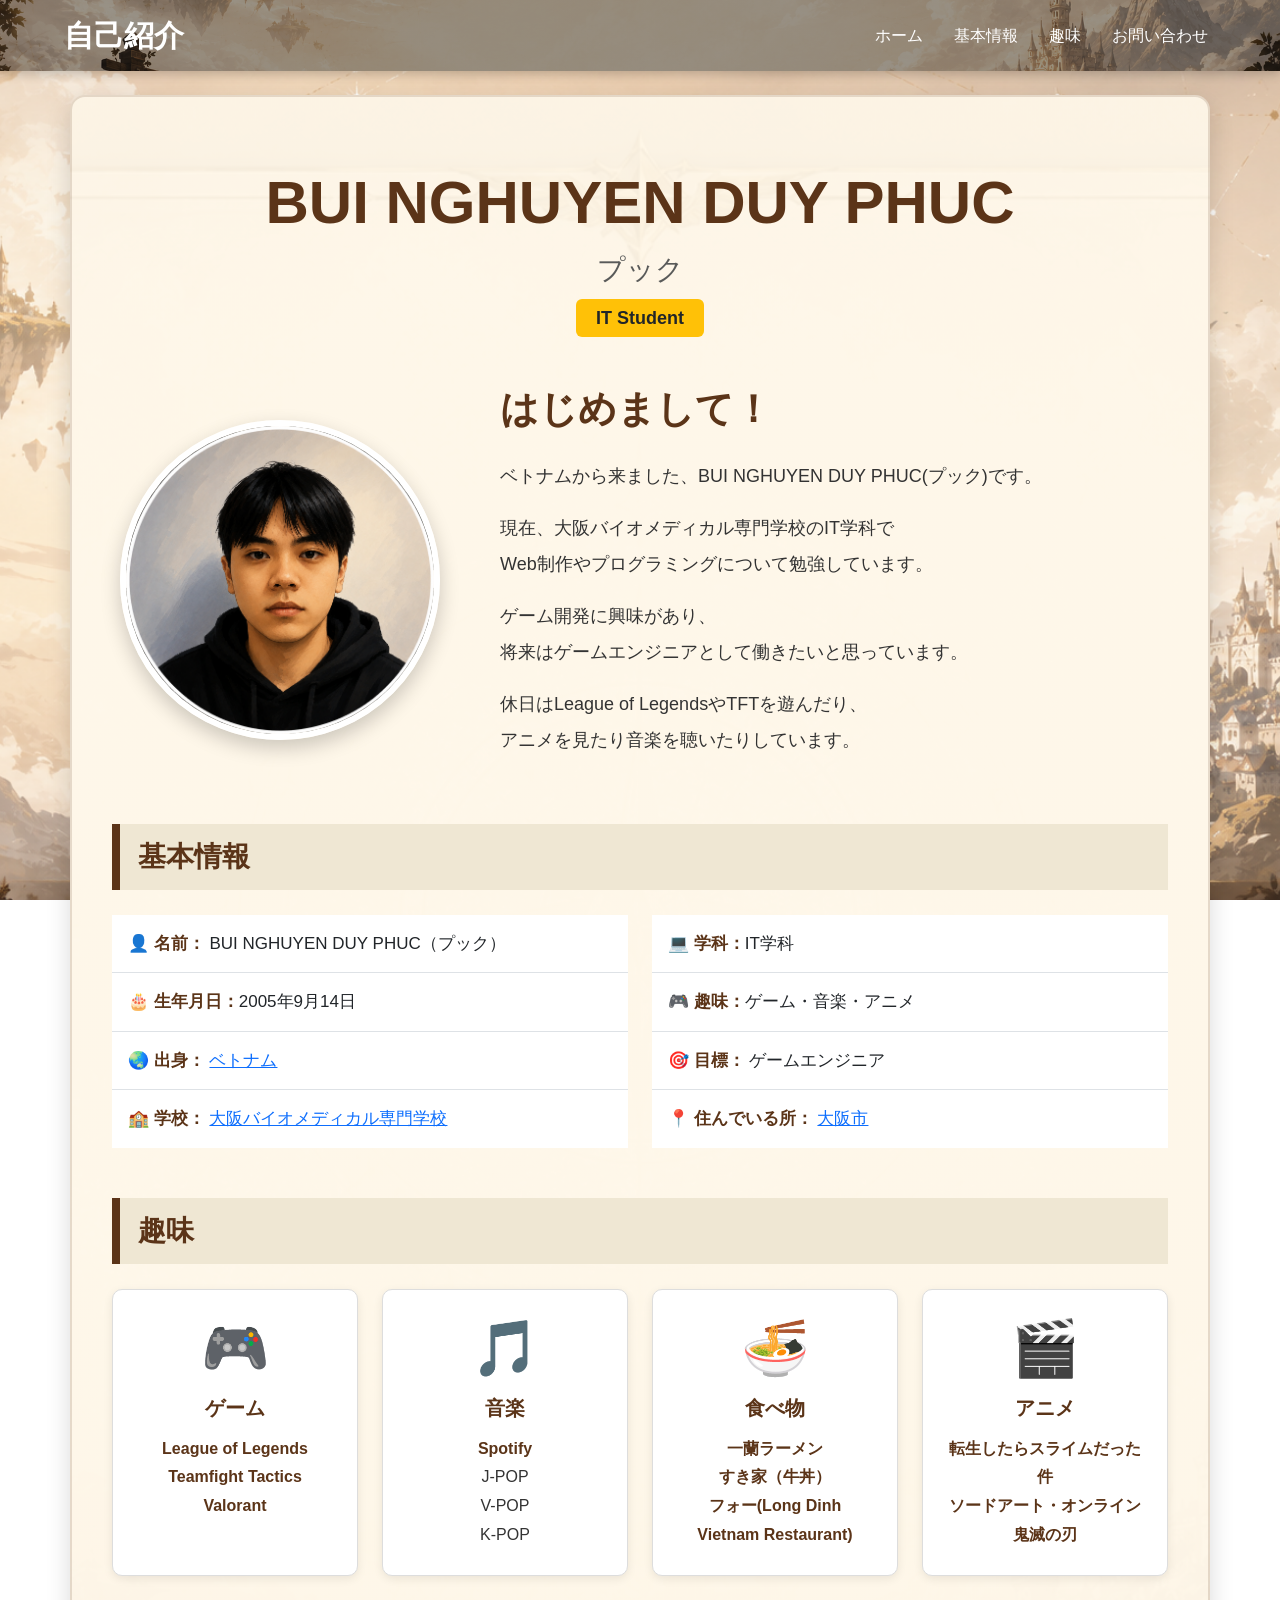
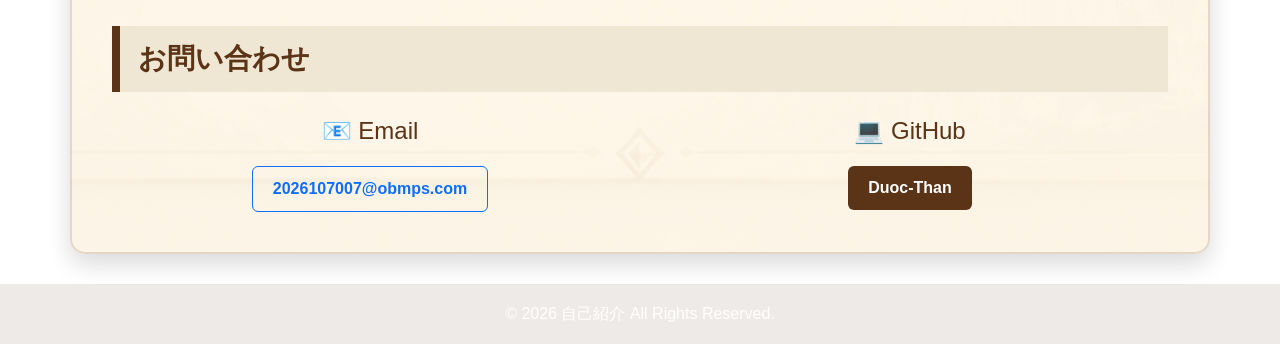
<file: index.html>
<!doctype html>
<html lang="ja">
    <head>
        <meta charset="UTF-8" />
        <meta name="viewport" content="width=device-width, initial-scale=1.0" />
        <title>自己紹介</title>
        <!-- Bootstrap -->
        <link
            href="https://cdn.jsdelivr.net/npm/bootstrap@5.3.3/dist/css/bootstrap.min.css"
            rel="stylesheet"
        />
        <!-- CSS -->
        <link rel="stylesheet" href="style.css" />
    </head>
    <body>
        <!-- Header -->
        <nav class="navbar navbar-expand-lg navbar-dark sticky-top">
            <div class="container">
                <a class="navbar-brand fw-bold" href="#"> 自己紹介 </a>

                <button
                    class="navbar-toggler"
                    type="button"
                    data-bs-toggle="collapse"
                    data-bs-target="#menu"
                >
                    <span class="navbar-toggler-icon"></span>
                </button>

                <div class="collapse navbar-collapse" id="menu">
                    <ul class="navbar-nav ms-auto">
                        <li class="nav-item">
                            <a class="nav-link" href="#home">ホーム</a>
                        </li>

                        <li class="nav-item">
                            <a class="nav-link" href="#info">基本情報</a>
                        </li>

                        <li class="nav-item">
                            <a class="nav-link" href="#hobby">趣味</a>
                        </li>

                        <li class="nav-item">
                            <a class="nav-link" href="#contact">お問い合わせ</a>
                        </li>
                    </ul>
                </div>
            </div>
        </nav>
        <div class="container main-container mt-4" id="home">
            <div class="title-box">
                <h2>BUI NGHUYEN DUY PHUC</h2>
                <p class="text-muted mb-2">プック</p>
                <span class="badge bg-warning text-dark"> IT Student </span>
            </div>
            <div class="row align-items-center intro mb-5">
                <div class="col-lg-4 text-center">
                   <img src="avatar.jpg" class="img-fluid profile-img" alt="Profile">
                </div>
                <div class="col-lg-8 intro-text">
                    <h2>はじめまして！</h2>
                    <p>
                        ベトナムから来ました、BUI NGHUYEN DUY PHUC(プック)です。
                    </p>
                    <p>
                        現在、大阪バイオメディカル専門学校のIT学科で
                        Web制作やプログラミングについて勉強しています。
                    </p>
                    <p>
                        ゲーム開発に興味があり、
                        将来はゲームエンジニアとして働きたいと思っています。
                    </p>
                    <p>
                        休日はLeague of LegendsやTFTを遊んだり、
                        アニメを見たり音楽を聴いたりしています。
                    </p>
                </div>
            </div>
            <section class="info" id="info">
                <div class="section-title">基本情報</div>
                <div class="row g-4">
                    <div class="col-md-6">
                        <ul class="list-group list-group-flush">
                            <li class="list-group-item">
                                👤 <strong>名前：</strong> BUI NGHUYEN DUY
                                PHUC（プック）
                            </li>
                            <li class="list-group-item">
                                🎂 <strong>生年月日：</strong>2005年9月14日
                            </li>
                            <li class="list-group-item">
                                🌏 <strong>出身：</strong>
                                <a
                                    href="https://www.google.com/maps/search/Vi%E1%BB%87t+Nam"
                                    target="_blank"
                                >
                                    ベトナム
                                </a>
                            </li>
                            <li class="list-group-item">
                                🏫 <strong>学校：</strong>
                                <a
                                    href="https://www.obm.ac.jp/"
                                    target="_blank"
                                >
                                    大阪バイオメディカル専門学校
                                </a>
                            </li>
                        </ul>
                    </div>
                    <div class="col-md-6">
                        <ul class="list-group list-group-flush">
                            <li class="list-group-item">
                                💻 <strong>学科：</strong>IT学科
                            </li>
                            <li class="list-group-item">
                                🎮 <strong>趣味：</strong>ゲーム・音楽・アニメ
                            </li>
                            <li class="list-group-item">
                                🎯 <strong>目標：</strong>
                                <span
                                    data-bs-toggle="tooltip"
                                    data-bs-placement="top"
                                    data-bs-title="ゲームエンジニアはゲームの企画・開発・プログラミング・テストなどを行い、楽しく遊べるゲームを作る仕事です。"
                                >
                                    ゲームエンジニア
                                </span>
                            </li>
                            <li class="list-group-item">
                                📍 <strong>住んでいる所：</strong>
                                <a
                                    href="https://www.google.com/maps/search/Osaka+City,+Japan"
                                    target="_blank"
                                >
                                    大阪市
                                </a>
                            </li>
                        </ul>
                    </div>
                </div>
            </section>
            <section id="hobby">
                <div class="section-title">趣味</div>
                <div class="row g-4 text-center">
                    <div class="col-md-3">
                        <div class="hobby-card">
                            <h2>🎮</h2>
                            <h5>ゲーム</h5>

                            <p>
                                <a
                                    href="https://www.leagueoflegends.com/ja-jp/"
                                    target="_blank"
                                    >League of Legends</a
                                ><br />

                                <a
                                    href="https://teamfighttactics.leagueoflegends.com/ja-jp/"
                                    target="_blank"
                                    >Teamfight Tactics</a
                                ><br />

                                <a
                                    href="https://playvalorant.com/ja-jp/"
                                    target="_blank"
                                    >Valorant</a
                                >
                            </p>
                        </div>
                    </div>
                    <div class="col-md-3">
                        <div class="hobby-card">
                            <h2>🎵</h2>
                            <h5>音楽</h5>

                            <p>
                                <a
                                    href="https://open.spotify.com/"
                                    target="_blank"
                                    >Spotify</a
                                ><br />

                                J-POP<br />

                                V-POP<br />

                                K-POP
                            </p>
                        </div>
                    </div>
                    <div class="col-md-3">
                        <div class="hobby-card">
                            <h2>🍜</h2>
                            <h5>食べ物</h5>

                            <p>
                                <a href="https://ichiran.com/" target="_blank">
                                    一蘭ラーメン </a
                                ><br />

                                <a
                                    href="https://www.sukiya.jp/"
                                    target="_blank"
                                >
                                    すき家（牛丼） </a
                                ><br />

                                <a
                                    href="https://longdinhrestaurant.com/"
                                    target="_blank"
                                >
                                    フォー(Long Dinh Vietnam Restaurant)
                                </a>
                            </p>
                        </div>
                    </div>
                    <div class="col-md-3">
                        <div class="hobby-card">
                            <h2>🎬</h2>
                            <h5>アニメ</h5>
                            <p>
                                <a
                                    href="https://www.ten-sura.com/"
                                    target="_blank"
                                >
                                    転生したらスライムだった件 </a
                                ><br />
                                <a
                                    href="https://www.swordart-online.net/"
                                    target="_blank"
                                >
                                    ソードアート・オンライン </a
                                ><br />
                                <a href="https://kimetsu.com/" target="_blank">
                                    鬼滅の刃
                                </a>
                            </p>
                        </div>
                    </div>
                </div>
            </section>
            <section id="contact">
                <div class="section-title">お問い合わせ</div>

                <div class="row">
                    <div class="col-md-6 text-center">
                        <h4>📧 Email</h4>

                        <a
                            href="mailto:2026107007@obmps.com"
                            class="btn btn-outline-primary"
                        >
                            2026107007@obmps.com
                        </a>
                    </div>

                    <div class="col-md-6 text-center">
                        <h4>💻 GitHub</h4>

                        <a
                            href="https://github.com/Duoc-Than"
                            target="_blank"
                            class="btn btn-dark"
                        >
                            Duoc-Than
                        </a>
                    </div>
                </div>
            </section>
        </div>
        <footer>© 2026 自己紹介 All Rights Reserved.</footer>
        <script src="https://cdn.jsdelivr.net/npm/bootstrap@5.3.3/dist/js/bootstrap.bundle.min.js"></script>
        <script>
            const tooltipTriggerList = document.querySelectorAll(
                '[data-bs-toggle="tooltip"]',
            );
            const tooltipList = [...tooltipTriggerList].map(
                (tooltipTriggerEl) => new bootstrap.Tooltip(tooltipTriggerEl),
            );
        </script>
    </body>
</html>
</file>
<file: style.css>
/* ==========================
   General
========================== */

html {
    scroll-behavior: smooth;
}

body {
    margin: 0;
    font-family: "Yu Gothic", "Meiryo", sans-serif;
    color: #333;

    background-image: url(background.jpg);
    background-size: cover;
    background-position: center;
    background-repeat: no-repeat;
    background-attachment: fixed;
}

/* ==========================
   Navbar
========================== */

.navbar {
    background:
        linear-gradient(rgba(0, 0, 0, 0.4), rgba(0, 0, 0, 0.4)),
        url(navbar-bg.jpg);
    background-size: cover;
    background-position: center;
    background-repeat: no-repeat;

    box-shadow: 0 3px 10px rgba(0, 0, 0, 0.2);
}

.navbar-brand {
    color: white !important;
    font-size: 30px;
    font-weight: bold;
}

.nav-link {
    color: white !important;
    margin-left: 15px;
    transition: 0.3s;
}

.nav-link:hover {
    color: #ffc107 !important;
}
.navbar .container {
    max-width: 1200px;
    margin: 0 auto;
    padding: 0 24px;
}
/* ==========================
   Main Container
========================== */

.main-container {
    background:
        linear-gradient(rgba(255, 248, 235, 0.9), rgba(255, 248, 235, 0.9)),
        url("background2.jpg");

    background-size: cover;
    background-position: center;

    border: 2px solid rgba(91, 52, 24, 0.15);
    border-radius: 15px;
    box-shadow: 0 10px 25px rgba(0, 0, 0, 0.15);

    padding: 40px;
}

/* ==========================
   Title
========================== */

.title-box {
    text-align: center;
    margin: 30px auto 50px;
}

.title-box h2 {
    font-size: 60px;
    color: #5b3418;
    font-weight: bold;
}

.title-box p {
    font-size: 28px;
    margin: 10px 0;
}

.badge {
    font-size: 18px;
    padding: 10px 20px;
}

/* ==========================
   Intro
========================== */

.intro {
    display: flex;
    align-items: center;
}

.intro-text {
    padding-left: 40px;
}

.intro-text h2 {
    margin-bottom: 25px;
    font-size: 42px;
    color: #5b3418;
}

.intro-text p {
    font-size: 18px;
    line-height: 2;
}

.profile-img {
    width: 100%;
    max-width: 320px;

    aspect-ratio: 1/1;

    object-fit: cover;

    border-radius: 50%;

    border: 6px solid white;

    box-shadow: 0 8px 20px rgba(0, 0, 0, 0.2);

    display: block;

    margin: auto;

    transition: 0.3s;
}

.profile-img:hover {
    transform: scale(1.03);
}

.intro h2 {
    color: #5b3418;

    font-weight: bold;

    margin-bottom: 25px;
}
.intro p {
    white-space: normal;
    word-break: keep-all;
    line-height: 1.8;
}
/* ==========================
   Section
========================== */

section {
    margin-top: 50px;
}

.section-title {
    background: #efe7d3;

    color: #5b3418;

    font-size: 28px;

    font-weight: bold;

    padding: 12px 18px;

    border-left: 8px solid #5b3418;

    margin-bottom: 25px;
}

/* ==========================
   Basic Info
========================== */

.list-group {
    border-radius: 0;
}

.list-group-item {
    padding: 16px;

    font-size: 17px;

    border-left: none;

    border-right: none;
}

.list-group-item strong {
    color: #5b3418;
}

/* ==========================
   Hobby
========================== */

#hobby .row {
    row-gap: 25px;
}

.hobby-card {
    height: 100%;

    padding: 25px;

    background: #fff;

    border-radius: 10px;

    border: 1px solid #ddd;

    transition: 0.3s;

    box-shadow: 0 3px 10px rgba(0, 0, 0, 0.08);
}

.hobby-card:hover {
    transform: translateY(-8px);

    box-shadow: 0 10px 18px rgba(0, 0, 0, 0.18);
}

.hobby-card h2 {
    font-size: 55px;
}

.hobby-card h5 {
    color: #5b3418;

    font-weight: bold;

    margin: 15px 0;
}

.hobby-card p {
    line-height: 1.8;

    margin: 0;
}

/* ==========================
   Contact
========================== */

#contact .row {
    row-gap: 20px;
}

#contact h4 {
    color: #5b3418;

    margin-bottom: 20px;
}

#contact .btn {
    padding: 10px 20px;

    font-weight: bold;
}

.btn-dark {
    background: #5b3418;

    border: none;
}

.btn-dark:hover {
    background: #764321;
}
.intro {
    margin-bottom: 60px;
}

.intro .col-lg-5 {
    text-align: center;
}
.intro .col-lg-8,
.intro .col-lg-7 {
    padding-left: 40px;
}

.intro h2 {
    font-size: 38px;
    color: #5b3418;
    margin-bottom: 25px;
}

.intro p {
    font-size: 18px;
    line-height: 2;
}
.hobby-card a {
    color: #5b3418;
    text-decoration: none;
    font-weight: bold;
    transition: 0.3s;
}

.hobby-card a:hover {
    color: #ffc107;
    text-decoration: underline;
}
/* ==========================
   Footer
========================== */

footer {
    background: rgba(91, 52, 24, 0.1);
    color: white;
    text-align: center;
    padding: 18px;
    margin-top: 30px;
}

/* ==========================
   Responsive
========================== */

@media (max-width: 992px) {
    .intro {
        text-align: center;
    }

    .intro h2 {
        margin-top: 30px;
    }
}

@media (max-width: 768px) {
    .container {
        padding: 25px;
    }

    .title-box h2 {
        font-size: 30px;
    }

    .section-title {
        font-size: 24px;
    }

    .profile-img {
        max-width: 250px;
    }
}
</file>
